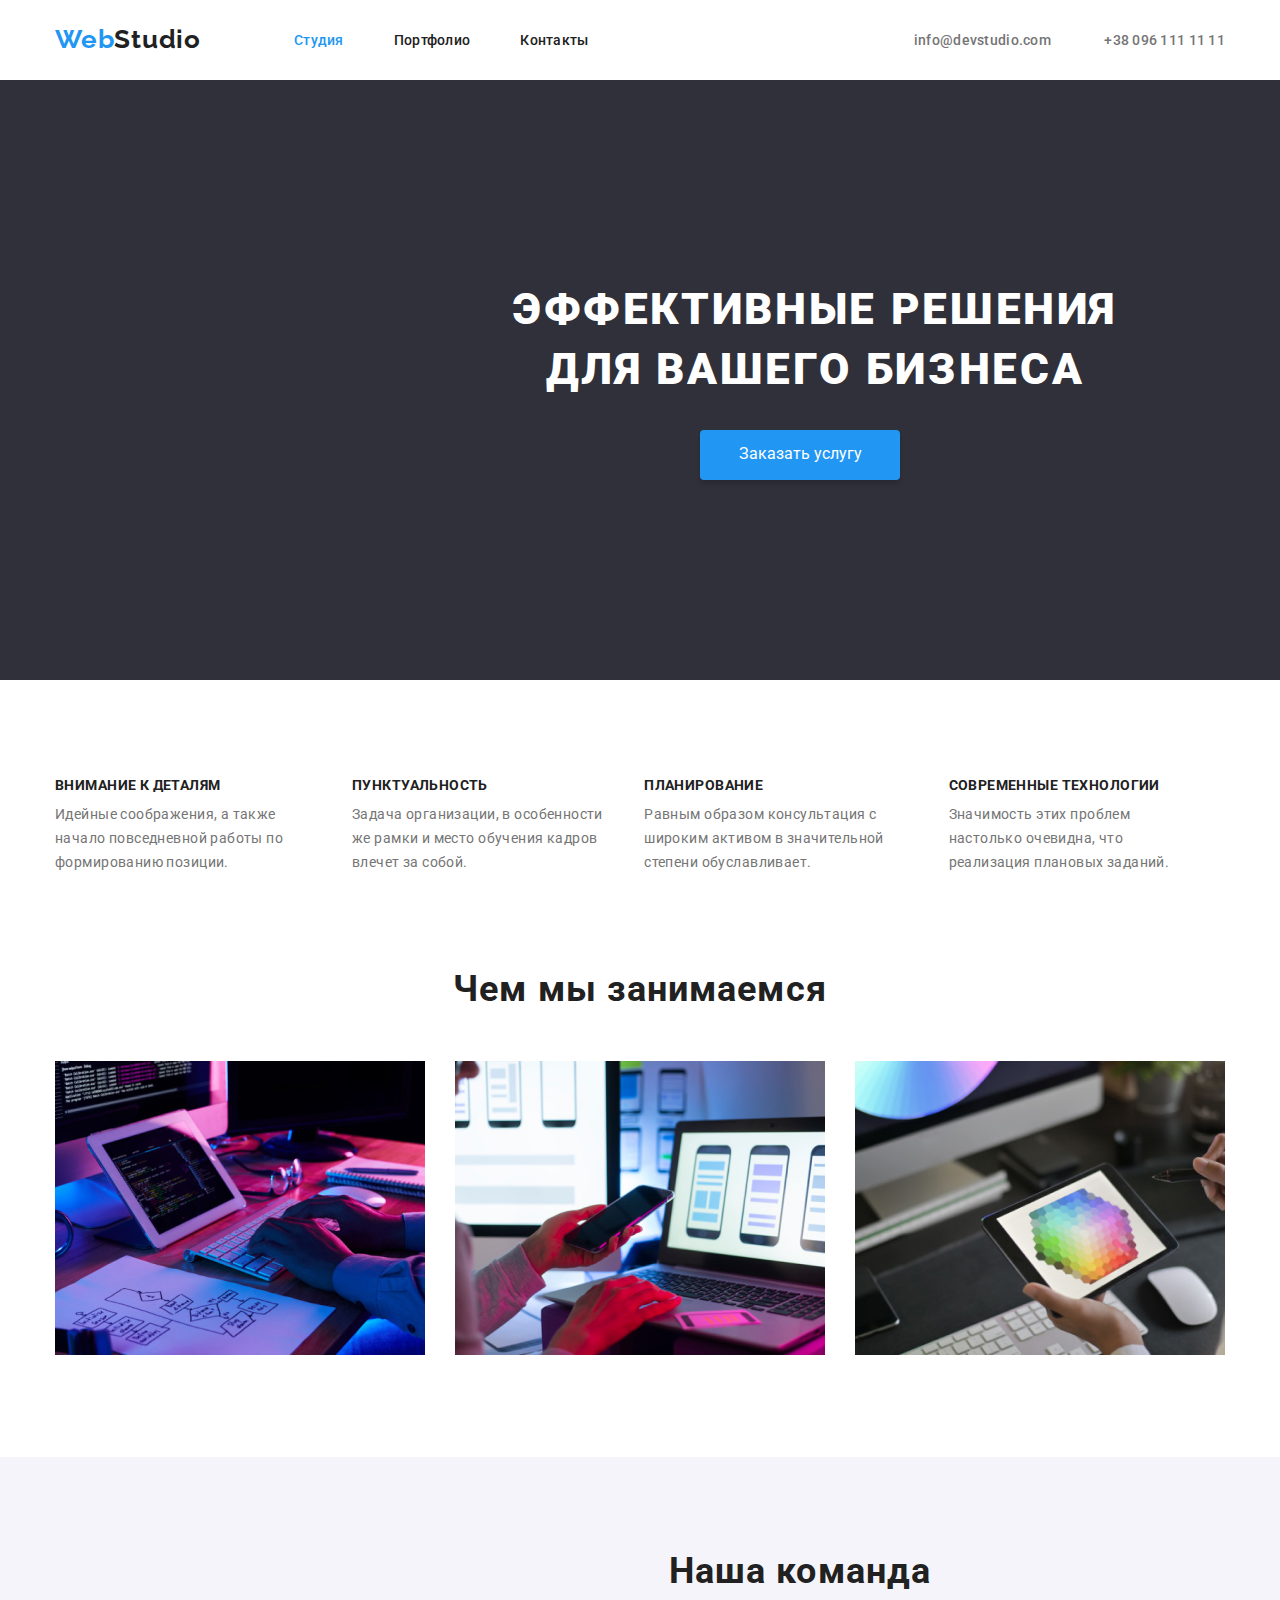
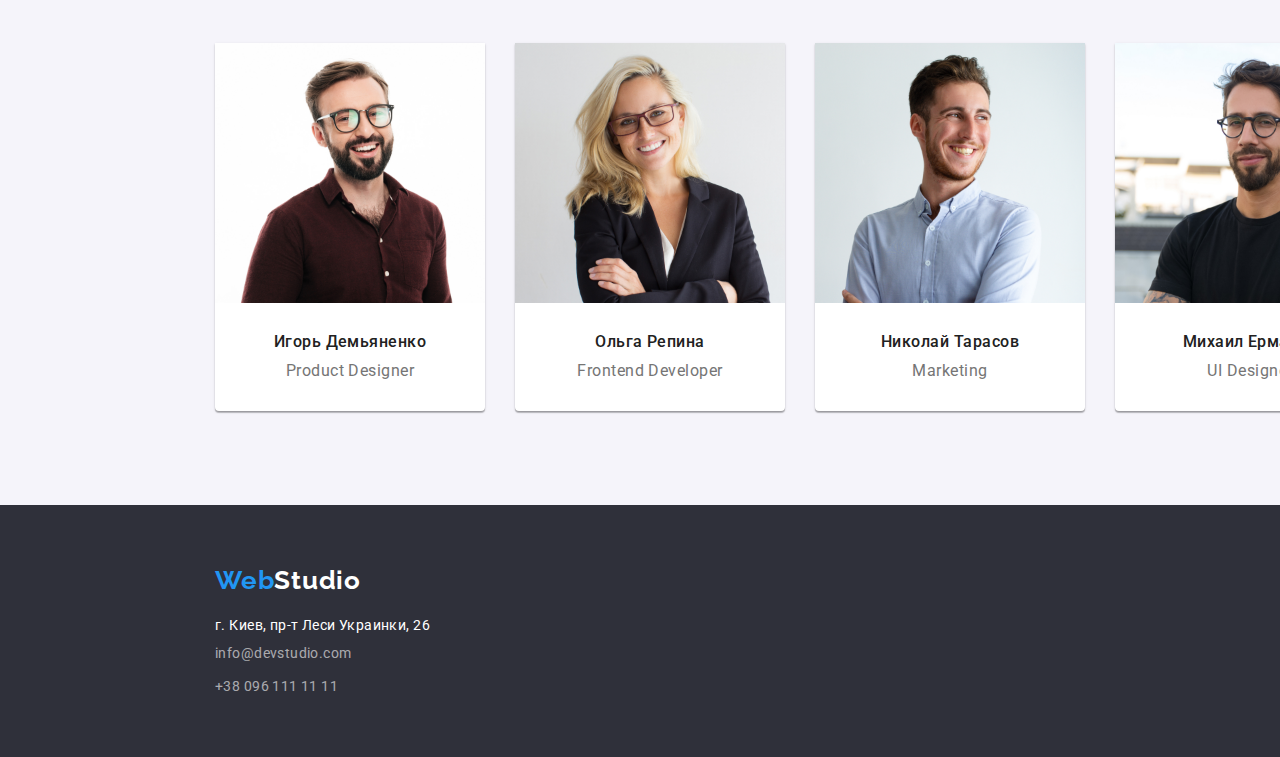
<file: index.html>
<!DOCTYPE html>
<html lang="en">

<head>
  <meta charset="UTF-8" />
  <meta name="viewport" content="width=device-width, initial-scale=1.0" />
  <title>Web studio</title>
  <link rel="stylesheet" href="https://cdnjs.cloudflare.com/ajax/libs/modern-normalize/1.0.0/modern-normalize.min.css">
  <link href="https://fonts.googleapis.com/css2?family=Raleway:wght@700&family=Roboto:wght@400;500;700;900&display=swap"
    rel="stylesheet">
  <link rel="stylesheet" href="./css/style.css">
</head>

<body>
  <!--hat-->
  <header class="header">
    <div class="container">
      <nav class="nav">
        <a class="logo logo-container" href="./">Web<span class="logo-second">Studio</span></a>
        <ul class="menu-nav">
          <li class="menu-item"><a href="#features" class="link current">Студия</a></li>
          <li class="menu-item"><a href="./portfolio.html" class="link">Портфолио</a></li>
          <li class="menu-item"><a href="#contacts" class="link">Контакты</a></li>
        </ul>
        <div class="contacts-nav">
          <a href="mailto:info@devstudio.com" class="link">info@devstudio.com</a>
          <a href="tel:+380961111111" class="link">+38 096 111 11 11</a>
        </div>
      </nav>
    </div>
  </header>
  <!--banner-->
  <section class="hero cellar">
    <div class="container-hero">
      <h1 class="hero-title">Эффективные решения для вашего бизнеса</h1>
      <button class="btn" type="button"> Заказать услугу</button>
    </div>
  </section>
  <!--features-->
  <section class="section-features">
    <h2 style="display: none;" id="features">Особенности</h2>
    <div class="container container-features-main">
      <ul class="container-features">
        <li class="item-features">
          <h3 class="title-section-title ">Внимание к деталям</h3>
          <p class="text">
            Идейные соображения, а также начало повседневной работы по
            формированию позиции.
          </p>
        </li>
        <li class="item-features">
          <h3 class="title-section-title">Пунктуальность</h3>
          <p class="text">
            Задача организации, в особенности же рамки и место обучения кадров
            влечет за собой.
          </p>
        </li>
        <li class="item-features">
          <h3 class="title-section-title">Планирование</h3>
          <p class="text">
            Равным образом консультация с широким активом в значительной степени
            обуславливает.
          </p>
        </li>
        <li class="item-features">
          <h3 class="title-section-title">Современные технологии</h3>
          <p class="text">
            Значимость этих проблем настолько очевидна, что реализация плановых
            заданий.
          </p>
        </li>
      </ul>
    </div>
  </section>
  <!--activity-->
  <section class="contsiner-activity">
    <div class="container">
      <h3 class="section-title">Чем мы занимаемся</h3>
      <div class="container-activity">
        <img src="./images/img1.jpg" alt="close up image programer working his desk office" />
        <img src="./images/img2.jpg"
          alt="web ui designers are developing application smartphones team creators is working interface mobile phones" />
        <img src="./images/img3.jpg" alt="creative artist web design with working colour selection graphic tablet" />
      </div>
    </div>

  </section>
  <!--team-->
  <section class="team">
    <div class="section-team">
      <h4 class="section-title">Наша команда</h4>
      <div class="container-time">
        <div class="conainer-time-item">
          <img src="./images/ihor.jpg" width="270" height="260" alt="ihor Product Designer" />
          <div class="time-box">
            <b class="team-title">Игорь Демьяненко</b>
            <p>Product Designer</p>
          </div>
        </div>
        <div class="conainer-time-item">
          <img src="./images/olia.jpg" width="270" height="260" alt="olha Frontend Developer" />
          <div class="time-box">
            <b class="team-title">Ольга Репина</b>
            <p>Frontend Developer</p>
          </div>
        </div>
        <div class="conainer-time-item">
          <img src="./images/kolia.jpg" width="270" height="260" alt="nikolay Marketing" />
          <div class="time-box">
            <b class="team-title">Николай Тарасов</b>
            <p>Marketing</p>
          </div>
        </div>
        <div class="conainer-time-item">
          <img src="./images/misha.jpg" width="270" height="260" alt="mikhail UI Designer" />
          <div class="time-box">
            <b class="team-title">Михаил Ермаков</b>
            <p>UI Designer</p>
          </div>
        </div>
      </div>
    </div>
  </section>
  <!--cellar-->
  <footer class="cellar">
    <div class="container-footer">
      <div class="logo-cellar"><a href="index.html" class="link"><span class="footer-logo">Web</span><span
            class="footer-logo-second">Studio</span></a></div>
      <div class="container-contacts">
        <address id="contacts">
          <div class="container-address">
            <a href="https://goo.gl/maps/hYyRJfA977tLsEAp6" class="footer-map link" target="_blank"
              rel="noreferrer noopener">г.
              Киев, пр-т Леси Украинки, 26</a>
            <a href="mailto:info@devstudio.com" class="connection link">info@devstudio.com</a>
            <a href="tel:+380961111111" class="connection link">+38 096 111 11 11</a>
          </div>
        </address>
      </div>
    </div>
  </footer>
</body>

</html>
</file>
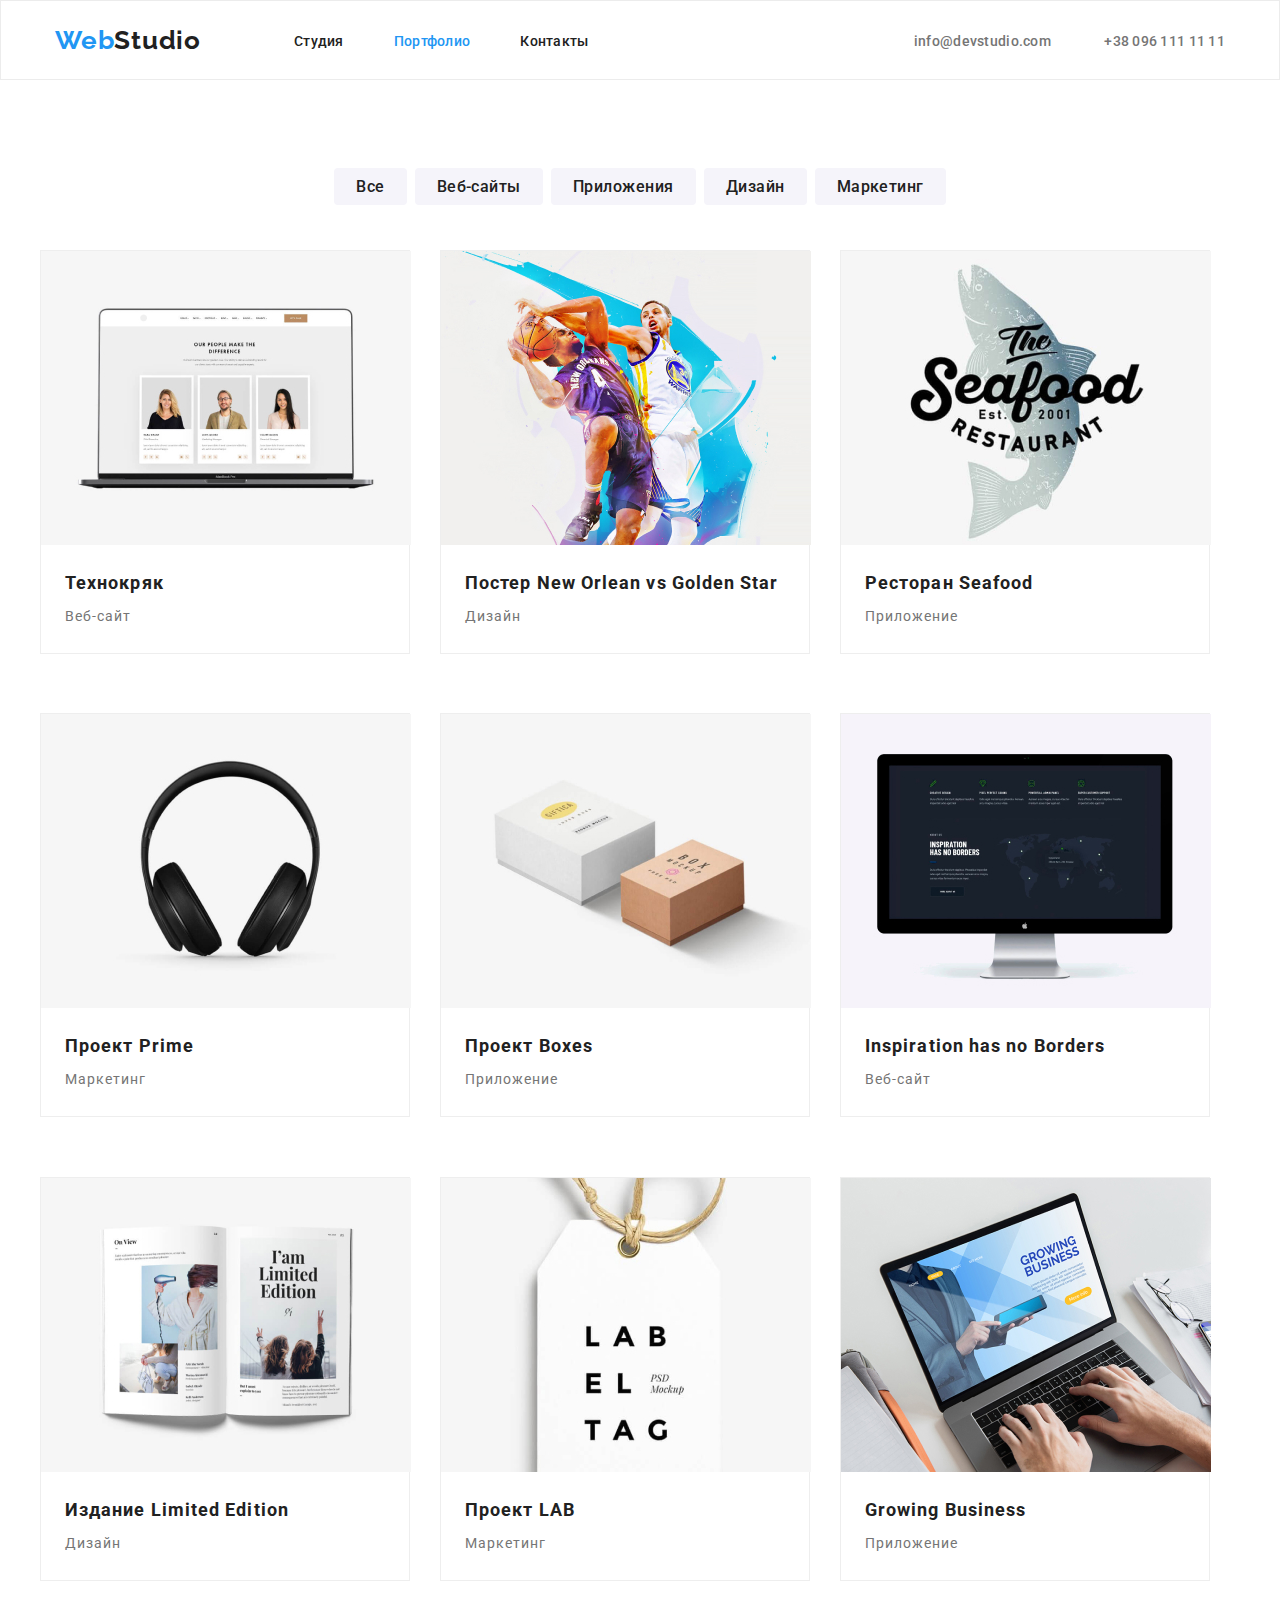
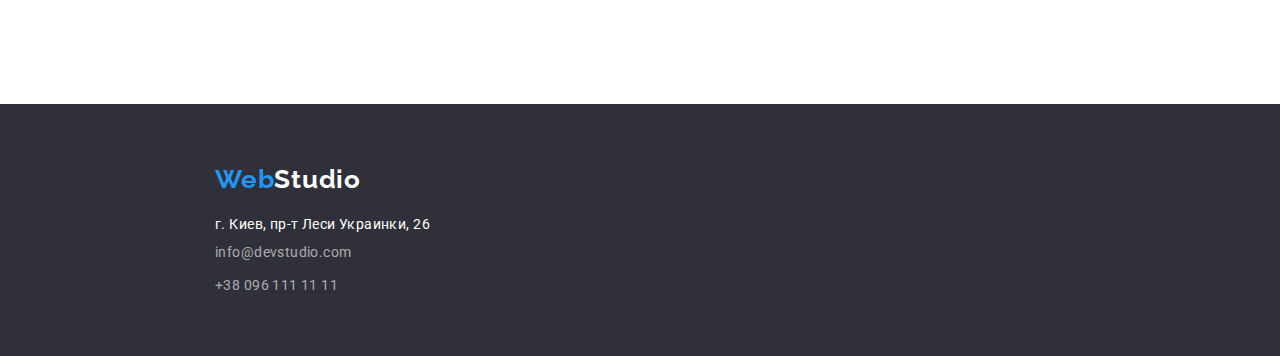
<file: portfolio.html>
<!DOCTYPE html>
<html lang="en">

<head>
  <meta charset="UTF-8" />
  <meta name="viewport" content="width=device-width, initial-scale=1.0" />
  <title>Web Studio</title>
  <link rel="stylesheet" href="https://cdnjs.cloudflare.com/ajax/libs/modern-normalize/1.0.0/modern-normalize.min.css">
  <link href="https://fonts.googleapis.com/css2?family=Raleway:wght@700&family=Roboto:wght@400;500;700;900&display=swap"
    rel="stylesheet">
  <link rel="stylesheet" href="./css/style.css">
</head>

<body>
  <!--hat-->
  <header class="header header-line">
    <div class="container">
      <nav class="nav">
        <a class="logo logo-container" href="./index.html">Web<span class="logo-second">Studio</span></a>
        <ul class="menu-nav">
          <li class="menu-item"><a href="./index.html" class="link">Студия</a></li>
          <li class="menu-item"><a href="./portfolio.html" class="link current">Портфолио</a></li>
          <li class="menu-item"><a href="#contacts" class="link">Контакты</a></li>
        </ul>
        <div class="contacts-nav">
          <a href="mailto:info@devstudio.com" class="link">info@devstudio.com</a>
          <a href="tel:+380961111111" class="link">+38 096 111 11 11</a>
        </div>
      </nav>
    </div>
  </header>
  <!-- button-content -->
  <div class="container">
    <ul class="nav-content">
      <li class="element-cont">
        <a href="" class="btn-port link">Все</a>
      </li>
      <li class="element-cont">
        <a href="" class="btn-port link">Веб-сайты</a>
      </li>
      <li class="element-cont">
        <a href="" class="btn-port link">Приложения</a>
      </li>
      <li class="element-cont">
        <a href="" class="btn-port link">Дизайн</a>
      </li>
      <li class="element-cont">
        <a href="" class="btn-port link">Маркетинг</a>
      </li>
    </ul>
  </div>
  <!-- content -->
  <section class="content-section">
    <h1 style="display: none;">Контент</h1>
    <div class="container-content">
      <ul class="container-examples">
        <li class="element">
          <img src="./images/notebook.jpg" class="img-element" alt="laptop">
          <b class="item-content">Технокряк</b>
          <a href="/" class="link link-element">Веб-сайт</a>
        </li>
        <li class="element">
          <img src="./images/basketball.jpg" alt="basketball">
          <b class="item-content">Постер New Orlean vs Golden Star</b>
          <a href="/" class="link link-element">Дизайн</a>
        </li>
        <li class="element">
          <img src="./images/seafood.jpg" alt="restaurant">
          <b class="item-content">Ресторан Seafood</b>
          <a href="/" class="link link-element">Приложение</a>
        </li>
        <li class="element">
          <img src="./images/headquake.jpg" alt="headphones">
          <b class="item-content">Проект Prime</b>
          <a href="/" class="link link-element">Маркетинг</a>
        </li>
        <li class="element">
          <img src="./images/boxes.jpg" alt="boxes">
          <b class="item-content">Проект Boxes</b>
          <a href="/" class="link link-element">Приложение</a>
        </li>
        <li class="element">
          <img src="./images/PC.jpg" alt="PC">
          <b class="item-content">Inspiration has no Borders</b>
          <a href="/" class="link link-element">Веб-сайт</a>
        </li>
        <li class="element">
          <img src="./images/books.jpg" alt="books">
          <b class="item-content">Издание Limited Edition</b>
          <a href="/" class="link link-element">Дизайн</a></li>
        <li class="element">
          <img src="./images/label.jpg" alt="label">
          <b class="item-content">Проект LAB</b>
          <a href="/" class="link link-element">Маркетинг</a>
        </li>
        <li class="element">
          <img src="./images/printing.jpg" alt="working on a laptop">
          <b class="item-content">Growing Business</b>
          <a href="/" class="link link-element">Приложение</a>
        </li>
      </ul>
    </div>
  </section>
  <!--cellar-->
  <footer class="cellar">
    <div class="container-footer">
      <div class="logo-cellar"><a href="index.html" class="link"><span class="footer-logo">Web</span><span
            class="footer-logo-second">Studio</span></a></div>
      <div class="container-contacts">
        <address id="contacts">
          <div class="container-address">
            <a href="https://goo.gl/maps/hYyRJfA977tLsEAp6" class="footer-map link" target="_blank"
              rel="noreferrer noopener">г.
              Киев, пр-т Леси Украинки, 26</a>
            <a href="mailto:info@devstudio.com" class="connection link">info@devstudio.com</a>
            <a href="tel:+380961111111" class="connection link">+38 096 111 11 11</a>
          </div>
        </address>
      </div>
    </div>
  </footer>
</body>

</html>
</file>
<file: css/style.css>
:root {
  --grey: #757575;
  --blue: #2196f3;
  --black: #212121;
  --btn-color: #f5f4fa;
  --white: #ffffff;
  --cellar-fon: #2f303a;
  --team-fon: #f5f4fa;
}

html {
  box-sizing: border-box;
}

body {
  font-family: "Roboto";
  font-size: 14px;
  line-height: 1.71;
  letter-spacing: 0.2em;
  color: var(--grey);
}

img {
  display: block;
  height: auto;
}

.header {
  background-color: var(--white);
  height: 80px;
}
.header-line {
  background-color: var(--white);
  border: 1px solid #ececec;
  margin-left: 0;
  margin-right: 0;
}

.container {
  width: 1200px;
  margin: 0 auto;
  padding-left: 15px;
  padding-right: 15px;
}
.container-features-main {
  width: 1170px;
  height: 101px;
  padding-left: 0;
  padding-right: 0;
}

.container-nav {
  display: inline-flex;
}

.nav .link.current {
  color: var(--blue);
}
.logo {
  font-family: Raleway;
  font-weight: 700;
  font-size: 26px;
  line-height: 1.192;
  letter-spacing: 0.03em;
  color: var(--blue);
  text-decoration: none;
}
.logo-second {
  font-family: Raleway;
  font-weight: 700;
  font-size: 26px;
  line-height: 1.192;
  letter-spacing: 0.03em;
  color: var(--black);
}

.logo-container {
  margin-right: 93px;
  margin-top: 24px;
  margin-bottom: 25px;
}

.nav {
  font-family: Roboto;
  font-weight: 500;
  font-size: 14px;
  line-height: 1.142;
  letter-spacing: 0.02em;
  color: var(--black);
  text-decoration: none;
  list-style: none;

  display: flex;
  align-items: center;
}

.contacts-nav {
  color: var(--grey);

  margin-left: auto;
  padding-top: 32px;
  padding-bottom: 32px;
}

.contacts-nav .link + .link {
  margin-left: 50px;
}

.link {
  color: inherit;
  text-decoration: none;
}
.mail-link {
  color: var(--blue);
}
.link:hover,
.link:focus {
  color: var(--blue);
}

.menu-nav {
  margin-top: 0;
  margin-bottom: 0;
  list-style: none;
  display: inline-flex;
  padding-left: 0px;
}

.menu-item {
  display: block;
  padding-top: 32px;
  padding-bottom: 32px;
}

.menu-item:not(:last-child) {
  margin-right: 50px;
}

.container-hero {
  width: 1600px;
  margin: 0 auto;
  padding-left: 15px;
  padding-right: 15px;
}

.hero {
  text-align: center;
  margin-bottom: 94px;
  height: 600px;
}
.hero-title {
  margin-top: 0;
  margin-bottom: 30px;
  margin-left: 452px;
  margin-right: 452px;
  padding-top: 200px;
  font-family: Roboto;
  font-weight: 900;
  font-size: 44px;
  line-height: 1.36;
  letter-spacing: 0.06em;
  text-transform: uppercase;
  color: var(--white);
  width: 696px;
}

.btn-port:hover,
.btn-port:focus {
  background-color: var(--blue);
  box-shadow: 0px 3px 1px rgba(0, 0, 0, 0.1), 0px 1px 2px rgba(0, 0, 0, 0.08),
    0px 2px 2px rgba(0, 0, 0, 0.12);
  color: var(--white);
}

.btn-port:active {
  background-color: var(--blue);
  box-shadow: 0px 3px 1px rgba(0, 0, 0, 0.1), 0px 1px 2px rgba(0, 0, 0, 0.08),
    0px 2px 2px rgba(0, 0, 0, 0.12);
  color: var(--white);
}

.btn-port {
  background: var(--btn-color);
  width: 73px;
  padding-right: 22px;
  padding-left: 22px;
  padding-top: 9px;
  padding-bottom: 9px;
  border-radius: 4px;
  text-align: center;
  border: none;
  font-family: "Roboto";
  font-weight: 500;
  font-size: 16px;
  line-height: 1.62;
  letter-spacing: 0.03em;
  color: var(--black);
}

.btn {
  display: block;
  border: none;
  padding-right: 32px;
  padding-left: 32px;
  padding-top: 10px;
  padding-bottom: 10px;
  color: var(--white);
  background: var(--blue);
  box-shadow: 0px 4px 4px rgba(0, 0, 0, 0.15);
  border-radius: 4px;
  font-size: 16px;
  text-align: center;
  width: 200px;
  height: 50px;
  margin-bottom: 200px;
  margin-left: auto;
  margin-right: auto;
}

.btn-position {
  padding-bottom: 210px;
}

.btn-content {
  display: inline-block;
  font-family: inherit;
  font-weight: 500;
  font-size: 16px;
  line-height: 1.62;
  text-align: center;
  letter-spacing: 0.03em;
  color: var(--black);
  border-radius: 4px;
}

.nav-content {
  display: flex;
  justify-content: center;
  list-style: none;
  margin-bottom: 0;
  margin-top: 0;
  padding-left: 0px;
  padding-top: 94px;
  padding-bottom: 50px;
}

.element-cont {
  margin-right: 8px;
}

.nav-content .element-cont:last-of-type {
  margin-right: 0px;
}

.content-section {
  padding-bottom: 94px;
}

.item-content {
  display: block;
  padding-top: 20px;
  padding-bottom: 4px;
  padding-left: 24px;
}

.container-content {
  width: 1230px;
  padding-left: 15px;
  padding-right: 15px;
  margin-left: auto;
  margin-right: auto;
}

.container-examples .link {
  padding-bottom: 20px;
  display: block;
  padding-left: 24px;
  letter-spacing: 1px;
}

.container-examples b {
  font-family: Roboto;
  font-style: normal;
  font-size: 18px;
  line-height: 2;
  letter-spacing: 0.06em;
  color: var(--black);
}

.container-examples {
  display: flex;
  flex-wrap: wrap;
  list-style: none;
  padding-left: 0;
  margin-top: 0px;
  margin-bottom: 0;
  width: 1170px;
  height: 1360px;
}

.element {
  width: 370px;
  height: 404px;
  margin-right: 30px;
  margin-bottom: 30px;
  border: 1px solid #eeeeee;
}

.element:nth-child(3n) {
  margin-right: 0;
}

.element:nth-last-child(-n + 3) {
  margin-bottom: 0;
}

.element:hover {
  background: #ffffff;
  border: 1px solid #eeeeee;
  box-shadow: 0px 1px 1px rgba(0, 0, 0, 0.12), 0px 4px 4px rgba(0, 0, 0, 0.06),
    1px 4px 6px rgba(0, 0, 0, 0.16);
}

.features-section {
  list-style: none;
}

.img-element {
  margin-right: 0;
}

.container-features img {
  margin-left: auto;
  margin-right: auto;
  margin-bottom: 55px;
}

.container-features {
  display: inline-flex;
  margin-top: 0;
  margin-bottom: 0;
  list-style: none;
  padding-left: 0;
  padding-right: 0;
}

.section-features {
  background-color: var(--white);
  padding-bottom: 94px;
}
.container-features .section-label {
  display: flex;
  margin-bottom: 0;
  margin-top: 0;
}

.text {
  font-family: Roboto;
  font-weight: normal;
  font-size: 14px;
  line-height: 171%;
  letter-spacing: 0.03em;
  color: var(--grey);
  padding: 0px 30px 0px 0px;
  margin: 0;
}

.title-section-title {
  font-family: Roboto;
  font-weight: 700;
  font-size: 14px;
  line-height: 1.142;
  letter-spacing: 0.03em;
  text-transform: uppercase;
  color: var(--black);

  padding-bottom: 10px;
  margin-bottom: 0;
  margin-top: 0;
}

.container-activity {
  display: inline-flex;
}

.contsiner-activity {
  margin-top: 0px;
  padding-bottom: 94px;
}

.container-activity img {
  margin-right: 30px;
}

.container-activity img:nth-child(3n) {
  margin-right: 0;
}

.section-title {
  font-family: "Roboto";
  font-weight: 700;
  font-size: 36px;
  line-height: 1.166;
  text-align: center;
  letter-spacing: 0.03em;
  color: var(--black);

  padding-bottom: 50px;
  margin-bottom: 0;
  margin-top: 0;
}

.container-time {
  display: inline-flex;
  padding-left: 215px;
  padding-right: 0;
}

.section-team {
  width: 1600px;
  height: 648px;
  margin-left: auto;
  margin-right: auto;
  margin-top: 0px;
}

.team-title {
  font-family: "Roboto";
  font-weight: 500;
  font-size: 16px;
  line-height: 1.18;
  text-align: center;
  letter-spacing: 0.03em;
  color: var(--black);

  display: block;
  padding-top: 30px;
  padding-bottom: 10px;
}

.team {
  background-color: var(--team-fon);
}

.team h4 {
  padding-top: 94px;
}

.team p {
  font-family: Roboto;
  font-size: 16px;
  line-height: 1.18;
  text-align: center;
  letter-spacing: 0.03em;
  color: var(--grey);

  margin-top: 0;
  margin-bottom: 0;
  text-align: center;
  padding-bottom: 28px;
}

.conainer-time-item {
  width: 270px;
  height: 368px;
  margin-right: 30px;
  background-color: var(--white);
  box-shadow: 0px 1px 3px rgba(0, 0, 0, 0.12), 0px 1px 1px rgba(0, 0, 0, 0.14),
    0px 2px 1px rgba(0, 0, 0, 0.2);
  border-radius: 0px 0px 4px 4px;
}

.conainer-time-item:nth-child(4n) {
  margin-right: 0;
}

.partners-section {
  padding-top: 94px;
  padding-bottom: 94px;
}

.container-partners {
  display: inline-flex;
  margin-top: 0;
  list-style: none;
  margin-bottom: 0;
}
.container-partners img {
  margin-right: 30px;
}

.container-partners img:nth-child(3n) {
  margin-right: 0;
}

.cellar {
  background-color: var(--cellar-fon);
  display: block;
}

.container-footer {
  width: 1600px;
  height: 252px;
  margin: 0 auto;
  padding-left: 215px;
}

.container-contacts {
  flex-wrap: wrap-reverse;
}

.footer-logo {
  font-family: Raleway;
  font-weight: 700;
  font-size: 26px;
  line-height: 1.192;
  letter-spacing: 0.03em;
  color: #2196f3;
}

.logo-cellar {
  padding-bottom: 20px;
  padding-top: 60px;
}

.footer-logo-second {
  font-family: Raleway;
  font-weight: 700;
  font-size: 26px;
  line-height: 1.192;
  letter-spacing: 0.03em;
  color: #ffffff;
}
.container-address {
  display: flex;
  flex-direction: column;
}

.footer-map {
  font-family: Roboto;
  font-size: 14px;
  line-height: 1.171;
  letter-spacing: 0.03em;
  color: var(--white);
  font-style: normal;
  font-weight: normal;
  padding-bottom: 9px;
}

.connection {
  padding-bottom: 9px;
  font-family: Roboto;
  font-style: normal;
  font-size: 14px;
  line-height: 171%;

  letter-spacing: 0.03em;

  color: rgba(255, 255, 255, 0.6);
}
</file>
